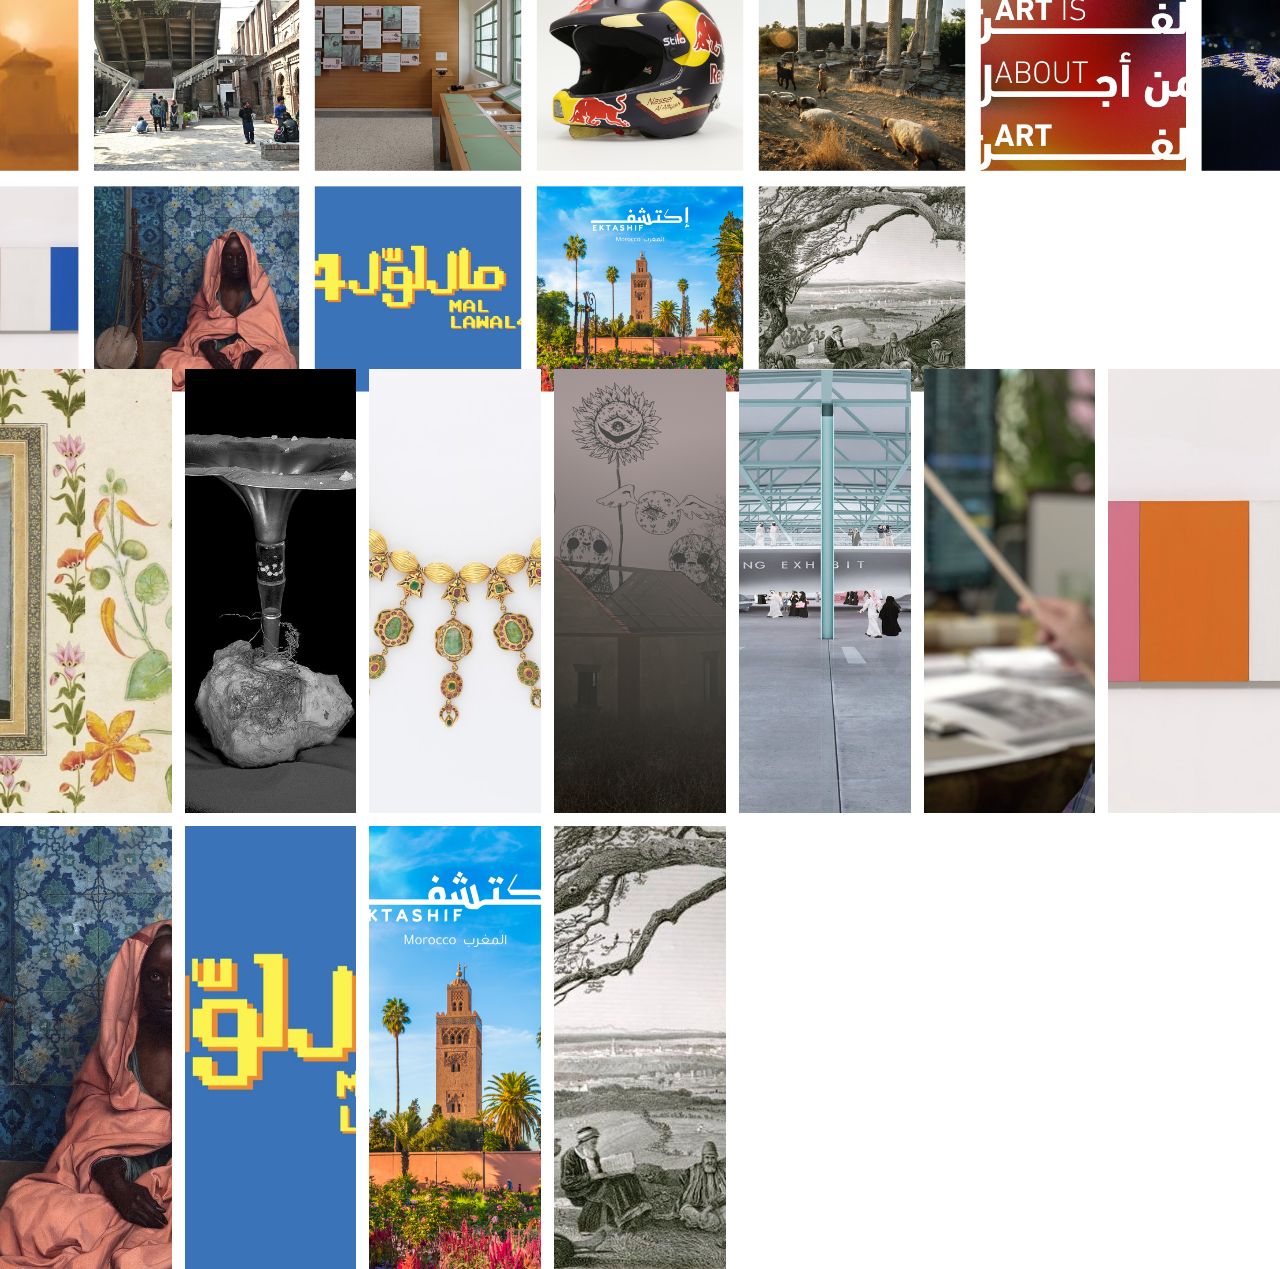
<file: extra2.html>
<!DOCTYPE html>
<html lang="en">
<head>
    <meta charset="UTF-8">
    <meta name="viewport" content="width=device-width, initial-scale=1.0">
    <link rel="stylesheet" href="styles/styles.css">
    <title>Qatar museums</title>
</head>
<body>
    <section class="grid js-destination">
        <div class="img">
                <img src="assets/1._Ramata-Toulaye_Sy_Banel__Adama.d9264bcf.fill-1024x768.jpg" alt="_Ramata-Toulaye">
        </div>
        <div class="img">
                <img src="assets/2024-manzar-NCA_-_Auditorium.2e16d0ba.fill-1024x768.jpg" alt="">
        </div>
        <div class="img">
                <img src="assets/2_ntuhdCF.2e16d0ba.fill-1024x768.jpg" alt="">
        </div>
        <div class="img">
                <img src="assets/3C3A0992.2e16d0ba.fill-1024x768.jpg" alt="">
        </div>
        <div class="img">
                <img src="assets/Aphrodisias_Aydin_1958-_1962_2.2e16d0ba.fill-1024x768.jpg" alt="">
        </div>
        <div class="img">
                <img src="assets/Art_is_about_art.2e16d0ba.fill-1024x768.png" alt="">
        </div>
        <div class="img">
                <img src="assets/Chaumet_Tiara_Dream_AS_2022_Day_2.2e16d0ba.fill-1024x768.jpg" alt="">
        </div>
        <div class="img">
                <img src="assets/Ellsworth-Kelly-Painting-for-a-Wh.2e16d0ba.fill-1024x768.jpg" alt="">
        </div>
        <div class="img">
                <img src="assets/lusail-museum-OM-706_005.2e16d0ba.fill-1024x768.jpg" alt="">
        </div>
        <div class="img">
                <img src="assets/malawal.2e16d0ba.fill-1024x768.jpg" alt="">
        </div>
        <div class="img">
                <img src="assets/MIA-Ektashif-Moroco.613b3b0b.fill-1024x768.png" alt="">
        </div>
        <div class="img">
                <img src="assets/mia-palestine-book-display.2e16d0ba.fill-1024x768.jpg" alt="">
        </div>
    </section>
    <section id="clone" class="grid js-destination">

        <div class="img">
                <img src="assets/mughal-florals-mia.2e16d0ba.fill-1024x768.jpg" alt="">
        </div>
        <div class="img">
                <img src="assets/Nada_Elkharashi_Alfagaa_Oasis5.2e16d0ba.fill-1024x768.jpg" alt="">
        </div>
        <div class="img">
                <img src="assets/Necklace-mia-spelndours-exh-_LR.4f1418cc.fill-1024x768.jpg" alt="">
        </div>
        <div class="img">
                <img src="assets/OLEKSANDRAUMANSKAABDULLAALSALLAT.2e16d0ba.fill-1024x768.png" alt="">
        </div>
        <div class="img">
                <img src="assets/qam-render-visual_-material-1.2e16d0ba.fill-1024x768.jpg" alt="">
        </div>
        <div class="img">
                <img src="assets/Tantura_19_-_FA_Mass_Grave_Testim.2e16d0ba.fill-1024x768.png" alt="">
        </div>
        <div class="img">
            <img src="assets/Ellsworth-Kelly-Painting-for-a-Wh.2e16d0ba.fill-1024x768.jpg" alt="">
        </div>
        <div class="img">
                <img src="assets/lusail-museum-OM-706_005.2e16d0ba.fill-1024x768.jpg" alt="">
        </div>
        <div class="img">
                <img src="assets/malawal.2e16d0ba.fill-1024x768.jpg" alt="">
        </div>
        <div class="img">
                <img src="assets/MIA-Ektashif-Moroco.613b3b0b.fill-1024x768.png" alt="">
        </div>
        <div class="img">
                <img src="assets/mia-palestine-book-display.2e16d0ba.fill-1024x768.jpg" alt="">
        </div>
    </section>

    <script src="/scripts/script.js"></script>
</body>
</html>
</file>
<file: styles/styles.css>
* {
	box-sizing: border-box;
	margin: 0;
	font-family: monospace;
  }
  
  body {
	width: 100%;
	overflow-x: hidden;
  }
  
  .grid {
	view-transition-name: cards;
	display: grid;
	gap: 1em;
	grid-template-columns: repeat(7, 1fr);
	+ .grid {
	  margin-top: 1em;
	}
  }
  
  #clone {
	height: 100vh;
	overflow: hidden;
  }
  
  img {
	display: block;
	width: 100%;
	height: 100%;
	object-fit: cover;
	aspect-ratio: 1;
  }
  
  header {
	display: flex;
	position: sticky;
	top: 0;
	z-index: 1000;
	background-color: white;
	justify-content: space-between;
	align-items: center;
	padding: 10px 20px;
  }
  
  svg {
	display: flex;
	justify-content: flex-start;
	width: 300px;
	z-index: 1002;
	background-color: white;
  }
  
  nav {
	background-color: white;
	display: flex;
	justify-content: flex-end;
	align-items: center;
	height: 100px;
	width: 100%;
  }
  
  .nav-list {
	display: flex;
	justify-content: space-between;
	list-style: none;
	padding: 10px 0;
  }
  
  .nav-list li {
	margin: 0 15px;
  }
  
  .nav-list a {
	text-decoration: none;
	color: #000;
	font-weight: bold;
	font-size: 1.5em;
  }
  
  .hamburger {
	display: none;
	flex-direction: column;
	justify-content: space-between;
	width: 30px;
	height: 25px;
	background: none;
	border: none;
	cursor: pointer;
	z-index: 1001;
  }
  
  .hamburger-line {
	height: 3px;
	background-color: #000;
	width: 100%;
	border-radius: 2px;
  }


  /* Add smooth transition for zoom */
.grid {
	transition: transform 0.3s ease;
  }
  
  /* Zoom effect on hover */
  .grid:hover {
	transform: scale(1.2); /* Zoom in by 20% */
  }
  
  
  @media (max-width: 1200px) {
	.grid {
	  grid-template-columns: repeat(5, 1fr);
	}
  }
  
  @media (max-width: 992px) {
	.grid {
	  grid-template-columns: repeat(4, 1fr);
	}
  }
  
  @media (max-width: 768px) {
	.grid {
	  grid-template-columns: repeat(3, 1fr);
	}
  
	.hamburger {
	  display: flex;
	  align-items: ;
	}
  
	.nav-list {
	  position: absolute;
	  top: 100px;
	  right: 0;
	  background-color: white;
	  flex-direction: column;
	  width: 100%;
	  height: auto;
	  align-items: center;
	  display: none;
	}
  
	.nav-list li {
	  margin: 20px 0;
	}
  
	nav.active .nav-list {
	  display: flex;
	}
  
	nav {
	  justify-content: flex-start;
	}
  }
  
  @media (max-width: 576px) {
	.grid {
		grid-template-columns: repeat(2, 1fr);
	  }
	}
</file>
